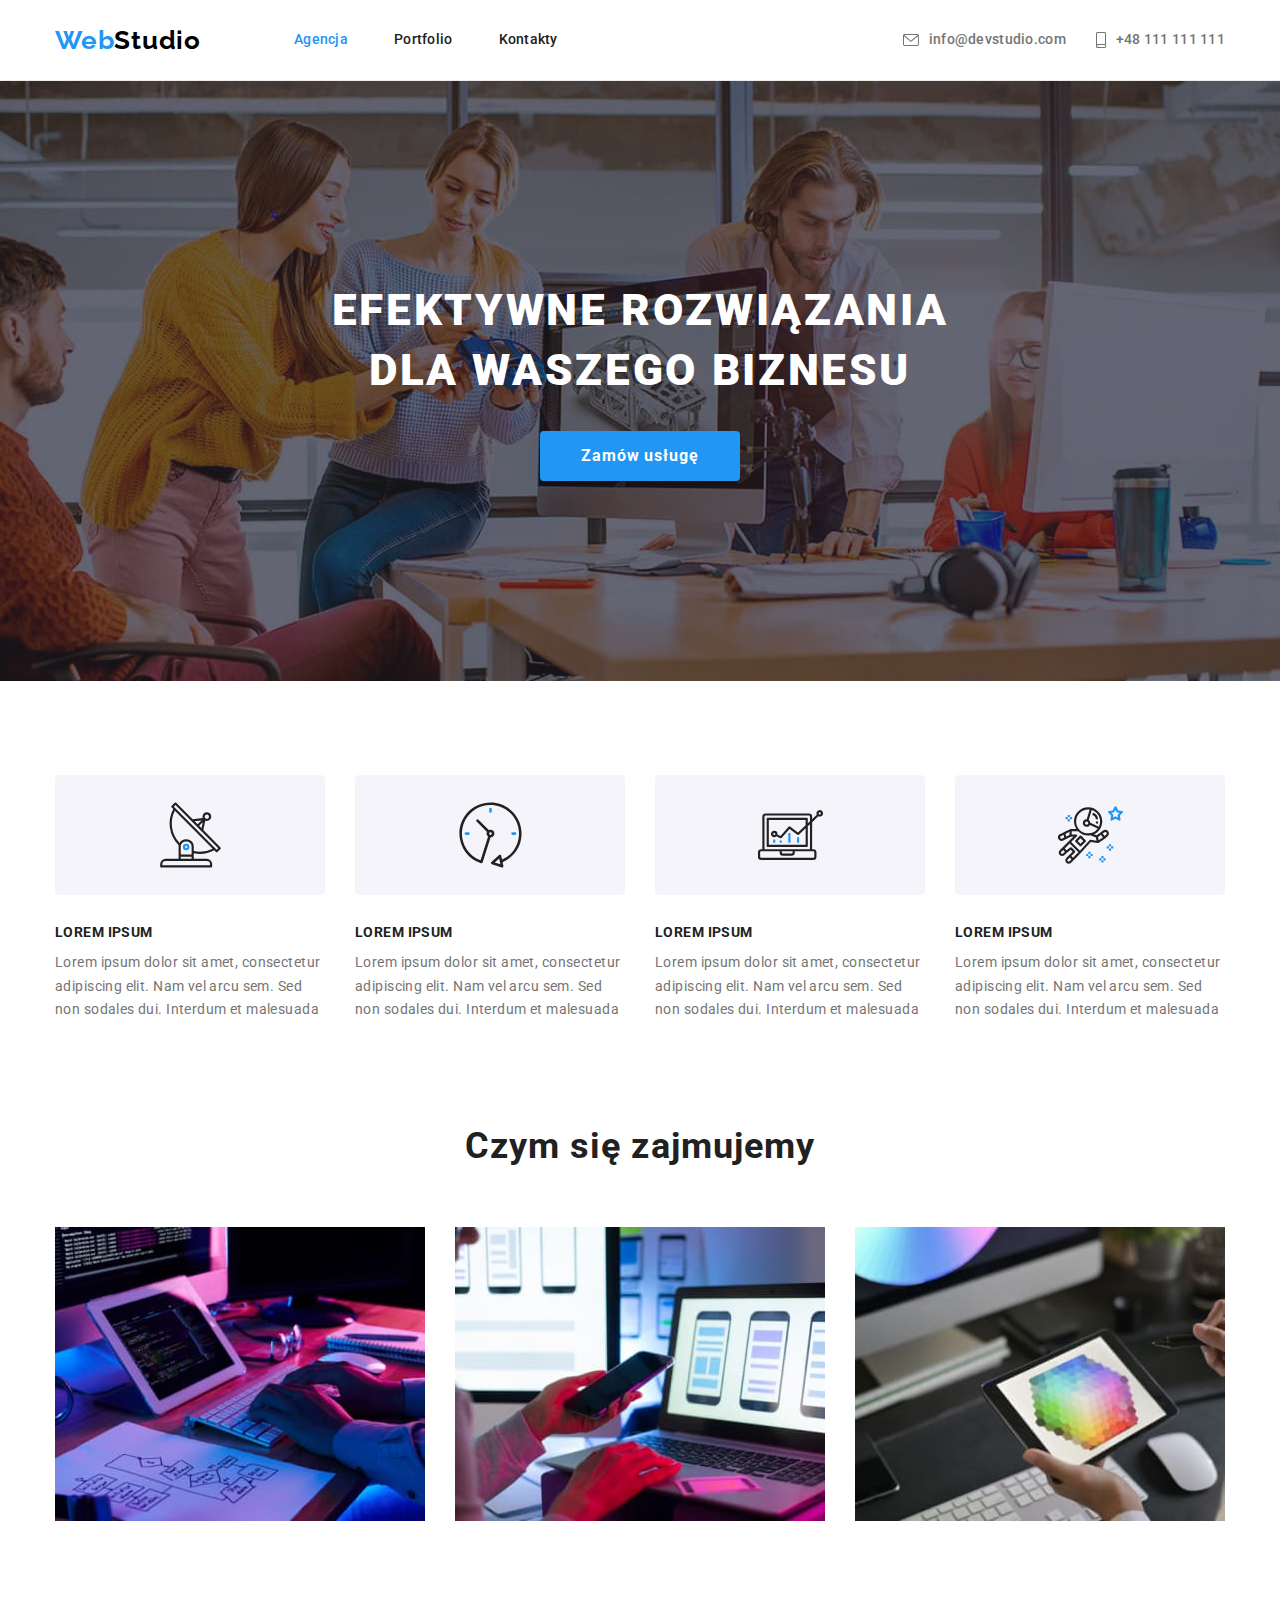
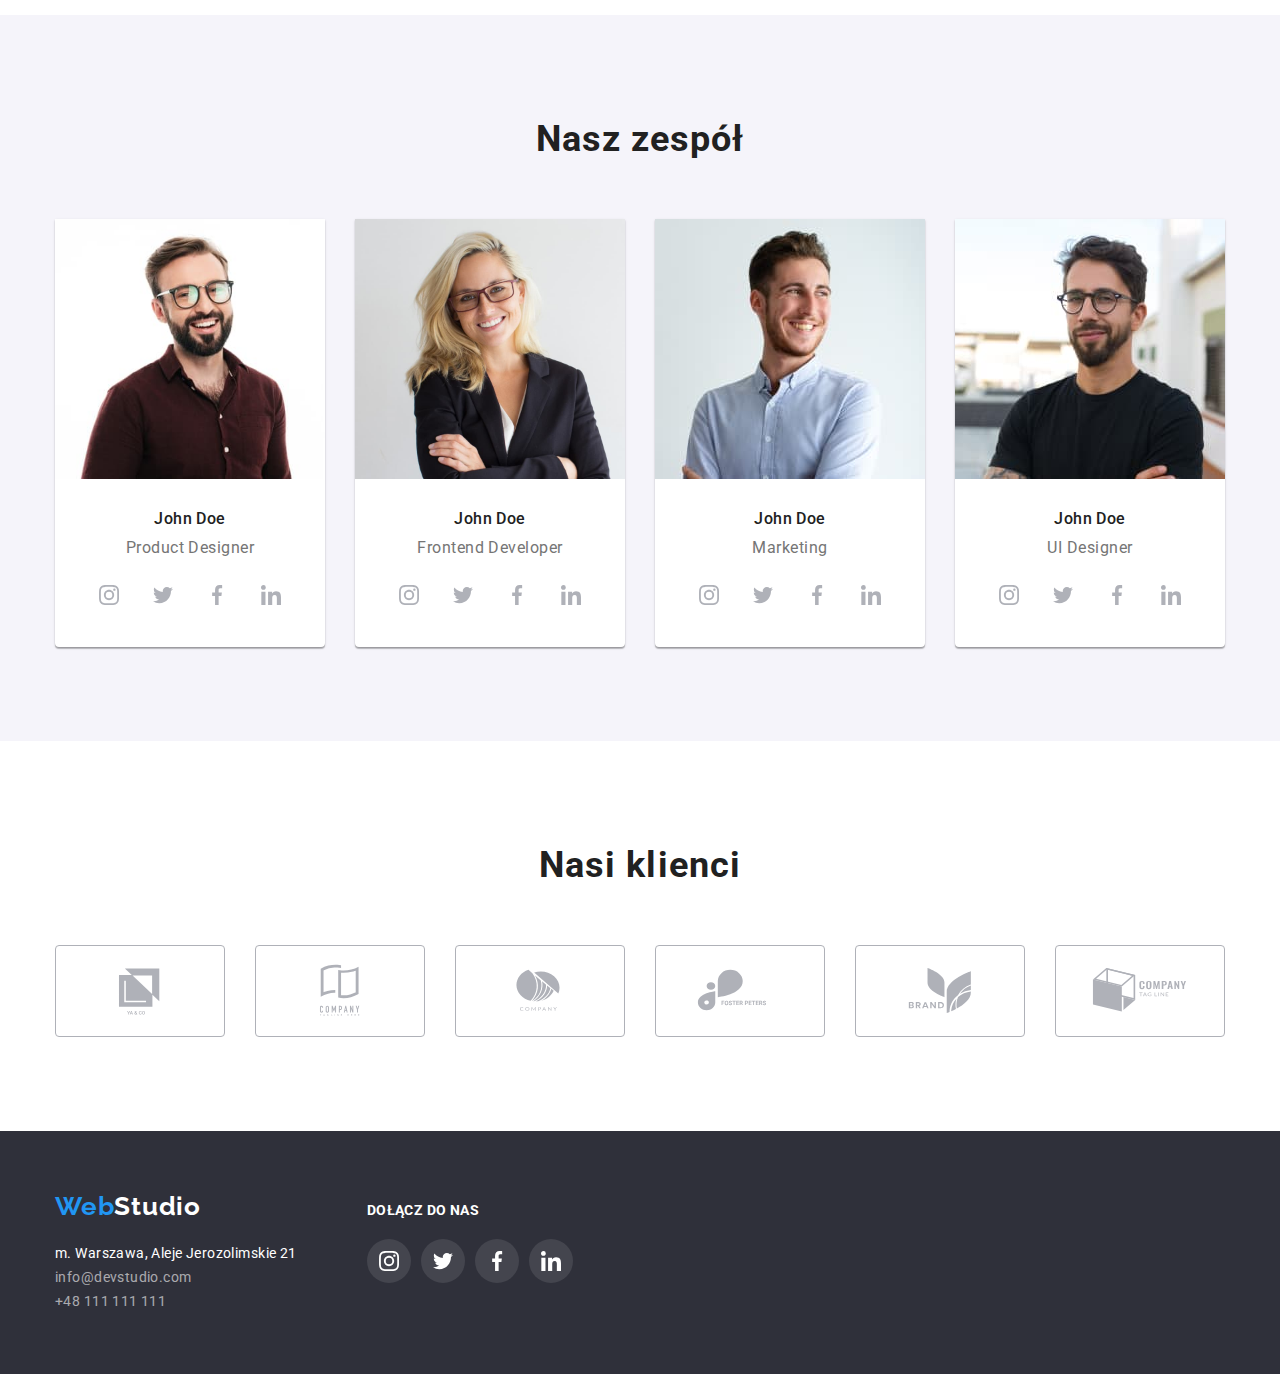
<file: index.html>
<!DOCTYPE html>
<html lang="pl-PL">
  <head>
    <meta charset="UTF-8" />
    <meta http-equiv="X-UA-Compatible" content="IE=edge" />
    <meta name="viewport" content="width=device-width, initial-scale=1.0" />
    <link
      rel="stylesheet"
      href="https://cdnjs.cloudflare.com/ajax/libs/modern-normalize/1.1.0/modern-normalize.css"
    />
    <link rel="stylesheet" href="./css/styles.css" />
    <link
      href="https://fonts.googleapis.com/css2?family=Raleway:wght@700&family=Roboto:wght@400;500;700;900&display=swap"
      rel="stylesheet"
    />
    <title>Studio</title>
  </head>
  <body>
    <header class="header">
      <div class="container">
        <a class="web-studio" href="./index.html"
          ><span class="blue-text">Web</span><span class="black-text">Studio</span>
        </a>
        <nav>
          <ul class="social-links">
            <li>
              <a class="link" href="./index.html"><span class="current-link">Agencja</span></a>
            </li>
            <li><a class="link" href="./portfolio.html">Portfolio</a></li>
            <li><a class="link" href="./contacts.html">Kontakty</a></li>
          </ul>
        </nav>
        <ul class="contact-list">
          <li>
            <a class="contact-link" href="mailto:info@devstudio.com"
              ><svg class="contact-icon" width="16" height="12">
                <use href="./images/icons.svg#icon-envelope"></use>
              </svg>
              info@devstudio.com
            </a>
          </li>
          <li>
            <a class="contact-link" href="tel:+48111111111"
              ><svg class="contact-icon" width="10" height="16">
                <use href="./images/icons.svg#icon-smartphone"></use>
              </svg>
              +48 111 111 111</a
            >
          </li>
        </ul>
      </div>
    </header>

    <main>
      <div class="top-heading">
        <h1 class="main-heading">efektywne rozwiązania<br />dla waszego biznesu</h1>
        <button class="main-button" type="button">Zamów usługę</button>
      </div>
      <section class="section">
        <div class="container">
          <div>
            <ul class="icon-top">
              <li class="icon-logo">
                <svg width="65" height="70">
                  <use href="./images/icons.svg#icon-antenna"></use>
                </svg>
              </li>
              <li class="icon-logo">
                <svg width="65" height="70"><use href="./images/icons.svg#icon-clock"></use></svg>
              </li>
              <li class="icon-logo">
                <svg width="65" height="70">
                  <use href="./images/icons.svg#icon-diagram"></use>
                </svg>
              </li>
              <li class="icon-logo">
                <svg width="65" height="70">
                  <use href="./images/icons.svg#icon-astronaut"></use>
                </svg>
              </li>
            </ul>
          </div>
          <ul class="first-paragraph-section">
            <li>
              <h5 class="paragraph-heading">LOREM IPSUM</h5>
              <p class="paragraph-text">
                Lorem ipsum dolor sit amet, consectetur adipiscing elit. Nam vel arcu sem. Sed non
                sodales dui. Interdum et malesuada
              </p>
            </li>
            <li>
              <h5 class="paragraph-heading">LOREM IPSUM</h5>
              <p class="paragraph-text">
                Lorem ipsum dolor sit amet, consectetur adipiscing elit. Nam vel arcu sem. Sed non
                sodales dui. Interdum et malesuada
              </p>
            </li>
            <li>
              <h5 class="paragraph-heading">LOREM IPSUM</h5>
              <p class="paragraph-text">
                Lorem ipsum dolor sit amet, consectetur adipiscing elit. Nam vel arcu sem. Sed non
                sodales dui. Interdum et malesuada
              </p>
            </li>
            <li>
              <h5 class="paragraph-heading">LOREM IPSUM</h5>
              <p class="paragraph-text">
                Lorem ipsum dolor sit amet, consectetur adipiscing elit. Nam vel arcu sem. Sed non
                sodales dui. Interdum et malesuada
              </p>
            </li>
          </ul>
        </div>
      </section>
      <section class="section no-padding-top">
        <div class="container">
          <h2 class="secondary-heading">Czym się zajmujemy</h2>
          <ul class="secondary-heading-list">
            <li><img src="./images/box1.jpg" alt="coding" width="370" height="294" /></li>
            <li>
              <img
                src="./images/box2.jpg"
                alt="checking the application"
                width="370"
                height="294"
              />
            </li>
            <li><img src="./images/box3.jpg" alt="designing" width="370" height="294" /></li>
          </ul>
        </div>
      </section>
      <section class="section grey-background">
        <div class="container">
          <h2 class="secondary-heading">Nasz zespół</h2>
          <ul class="third-heading-list">
            <li class="our-team-card">
              <img src="./images/teamcard1.jpg" alt="Product Designer" width="270" height="260" />
              <h4 class="worker-name">John Doe</h4>
              <p class="job-name">Product Designer</p>
              <ul class="icon-social-list">
                <li>
                  <a
                    class="icon-social-link"
                    href="https://www.instagram.com/"
                    target="_blank"
                    rel="nofollow noopener noreferrer"
                  >
                    <svg width="20" height="20">
                      <use href="./images/icons.svg#icon-instagram"></use>
                    </svg>
                  </a>
                </li>
                <li>
                  <a
                    class="icon-social-link"
                    href="https://twitter.com/"
                    target="_blank"
                    rel="nofollow noopener noreferrer"
                  >
                    <svg width="20" height="20">
                      <use href="./images/icons.svg#icon-twitter"></use>
                    </svg>
                  </a>
                </li>
                <li>
                  <a
                    class="icon-social-link"
                    href="https://www.facebook.com/"
                    target="_blank"
                    rel="nofollow noopener noreferrer"
                  >
                    <svg width="20" height="20">
                      <use href="./images/icons.svg#icon-facebook"></use>
                    </svg>
                  </a>
                </li>
                <li>
                  <a
                    class="icon-social-link"
                    href="https://www.linkedin.com/"
                    target="_blank"
                    rel="nofollow noopener noreferrer"
                  >
                    <svg width="20" height="20">
                      <use href="./images/icons.svg#icon-linkedin"></use>
                    </svg>
                  </a>
                </li>
              </ul>
            </li>
            <li class="our-team-card">
              <img src="./images/teamcard2.jpg" alt="Frontend Developer" width="270" height="260" />
              <h4 class="worker-name">John Doe</h4>
              <p class="job-name">Frontend Developer</p>
              <ul class="icon-social-list">
                <li>
                  <a
                    class="icon-social-link"
                    href="https://www.instagram.com/"
                    target="_blank"
                    rel="nofollow noopener noreferrer"
                  >
                    <svg width="20" height="20">
                      <use href="./images/icons.svg#icon-instagram"></use>
                    </svg>
                  </a>
                </li>
                <li>
                  <a
                    class="icon-social-link"
                    href="https://www.instagram.com/"
                    target="_blank"
                    rel="nofollow noopener noreferrer"
                  >
                    <svg width="20" height="20">
                      <use href="./images/icons.svg#icon-twitter"></use>
                    </svg>
                  </a>
                </li>
                <li>
                  <a
                    class="icon-social-link"
                    href="https://www.instagram.com/"
                    target="_blank"
                    rel="nofollow noopener noreferrer"
                  >
                    <svg width="20" height="20">
                      <use href="./images/icons.svg#icon-facebook"></use>
                    </svg>
                  </a>
                </li>
                <li>
                  <a
                    class="icon-social-link"
                    href="https://www.instagram.com/"
                    target="_blank"
                    rel="nofollow noopener noreferrer"
                  >
                    <svg width="20" height="20">
                      <use href="./images/icons.svg#icon-linkedin"></use>
                    </svg>
                  </a>
                </li>
              </ul>
            </li>
            <li class="our-team-card">
              <img src="./images/teamcard3.jpg" alt="Marketing" width="270" height="260" />
              <h4 class="worker-name">John Doe</h4>
              <p class="job-name">Marketing</p>
              <ul class="icon-social-list">
                <li>
                  <a
                    class="icon-social-link"
                    href="https://www.instagram.com/"
                    target="_blank"
                    rel="nofollow noopener noreferrer"
                  >
                    <svg width="20" height="20">
                      <use href="./images/icons.svg#icon-instagram"></use>
                    </svg>
                  </a>
                </li>
                <li>
                  <a
                    class="icon-social-link"
                    href="https://www.instagram.com/"
                    target="_blank"
                    rel="nofollow noopener noreferrer"
                  >
                    <svg width="20" height="20">
                      <use href="./images/icons.svg#icon-twitter"></use>
                    </svg>
                  </a>
                </li>
                <li>
                  <a
                    class="icon-social-link"
                    href="https://www.instagram.com/"
                    target="_blank"
                    rel="nofollow noopener noreferrer"
                  >
                    <svg width="20" height="20">
                      <use href="./images/icons.svg#icon-facebook"></use>
                    </svg>
                  </a>
                </li>
                <li>
                  <a
                    class="icon-social-link"
                    href="https://www.instagram.com/"
                    target="_blank"
                    rel="nofollow noopener noreferrer"
                  >
                    <svg width="20" height="20">
                      <use href="./images/icons.svg#icon-linkedin"></use>
                    </svg>
                  </a>
                </li>
              </ul>
            </li>
            <li class="our-team-card">
              <img src="./images/teamcard4.jpg" alt="UI Designer" width="270" height="260" />
              <h4 class="worker-name">John Doe</h4>
              <p class="job-name">UI Designer</p>
              <ul class="icon-social-list">
                <li>
                  <a
                    class="icon-social-link"
                    href="https://www.instagram.com/"
                    target="_blank"
                    rel="nofollow noopener noreferrer"
                  >
                    <svg width="20" height="20">
                      <use href="./images/icons.svg#icon-instagram"></use>
                    </svg>
                  </a>
                </li>
                <li>
                  <a
                    class="icon-social-link"
                    href="https://twitter.com/"
                    target="_blank"
                    rel="nofollow noopener noreferrer"
                  >
                    <svg width="20" height="20">
                      <use href="./images/icons.svg#icon-twitter"></use>
                    </svg>
                  </a>
                </li>
                <li>
                  <a
                    class="icon-social-link"
                    href="https://www.facebook.com/"
                    target="_blank"
                    rel="nofollow noopener noreferrer"
                  >
                    <svg width="20" height="20">
                      <use href="./images/icons.svg#icon-facebook"></use>
                    </svg>
                  </a>
                </li>
                <li>
                  <a
                    class="icon-social-link"
                    href="https://www.linkedin.com/"
                    target="_blank"
                    rel="nofollow noopener noreferrer"
                  >
                    <svg width="20" height="20">
                      <use href="./images/icons.svg#icon-linkedin"></use>
                    </svg>
                  </a>
                </li>
              </ul>
            </li>
          </ul>
        </div>
      </section>
      <section class="section">
        <div class="container">
          <h2 class="secondary-heading">Nasi klienci</h2>
          <ul class="clients-list">
            <li>
              <a
                class="icon-clients-link"
                href="index.html"
                target="_blank"
                rel="nofollow noopener noreferrer"
              >
                <svg width="106" height="60">
                  <use href="./images/icons.svg#icon-logo-1"></use>
                </svg>
              </a>
            </li>
            <li>
              <a
                class="icon-clients-link"
                href="index.html"
                target="_blank"
                rel="nofollow noopener noreferrer"
              >
                <svg width="106" height="60">
                  <use href="./images/icons.svg#icon-logo-2"></use>
                </svg>
              </a>
            </li>
            <li>
              <a
                class="icon-clients-link"
                href="index.html"
                target="_blank"
                rel="nofollow noopener noreferrer"
              >
                <svg width="106" height="60">
                  <use href="./images/icons.svg#icon-logo-3"></use>
                </svg>
              </a>
            </li>
            <li>
              <a
                class="icon-clients-link"
                href="index.html"
                target="_blank"
                rel="nofollow noopener noreferrer"
              >
                <svg width="106" height="60">
                  <use href="./images/icons.svg#icon-logo-4"></use>
                </svg>
              </a>
            </li>
            <li>
              <a
                class="icon-clients-link"
                href="index.html"
                target="_blank"
                rel="nofollow noopener noreferrer"
              >
                <svg width="106" height="60">
                  <use href="./images/icons.svg#icon-logo-5"></use>
                </svg>
              </a>
            </li>
            <li>
              <a
                class="icon-clients-link"
                href="index.html"
                target="_blank"
                rel="nofollow noopener noreferrer"
              >
                <svg width="106" height="60">
                  <use href="./images/icons.svg#icon-logo-6"></use>
                </svg>
              </a>
            </li>
          </ul>
        </div>
      </section>
    </main>

    <footer class="footer-background">
      <div class="container footer-flex">
        <div>
          <a class="web-studio" href="./index.html"
            ><span class="blue-text">Web</span><span class="white-text">Studio</span>
          </a>
          <address class="address-box">
            <span class="address-text">m. Warszawa, Aleje Jerozolimskie 21</span>
            <ul class="contact-list-footer">
              <li>
                <a class="contact-link-footer" href="mailto:info@devstudio.com"
                  >info@devstudio.com</a
                >
              </li>
              <li><a class="contact-link-footer" href="tel:+48111111111">+48 111 111 111</a></li>
            </ul>
          </address>
        </div>
        <div>
          <h4 class="footer-icon-heading">dołącz do nas</h4>
          <ul class="icon-social-list no-margin">
            <li>
              <a
                class="icon-social-link footer-icon"
                href="https://www.instagram.com/"
                target="_blank"
                rel="nofollow noopener noreferrer"
              >
                <svg width="20" height="20">
                  <use href="./images/icons.svg#icon-instagram"></use>
                </svg>
              </a>
            </li>
            <li>
              <a
                class="icon-social-link footer-icon"
                href="https://www.twitter.com/"
                target="_blank"
                rel="nofollow noopener noreferrer"
              >
                <svg width="20" height="20">
                  <use href="./images/icons.svg#icon-twitter"></use>
                </svg>
              </a>
            </li>
            <li>
              <a
                class="icon-social-link footer-icon"
                href="https://www.facebook.com/"
                target="_blank"
                rel="nofollow noopener noreferrer"
              >
                <svg width="20" height="20">
                  <use href="./images/icons.svg#icon-facebook"></use>
                </svg>
              </a>
            </li>
            <li>
              <a
                class="icon-social-link footer-icon"
                href="https://www.linkedin.com/"
                target="_blank"
                rel="nofollow noopener noreferrer"
              >
                <svg width="20" height="20">
                  <use href="./images/icons.svg#icon-linkedin"></use>
                </svg>
              </a>
            </li>
          </ul>
        </div>
      </div>
    </footer>
  </body>
</html>
</file>
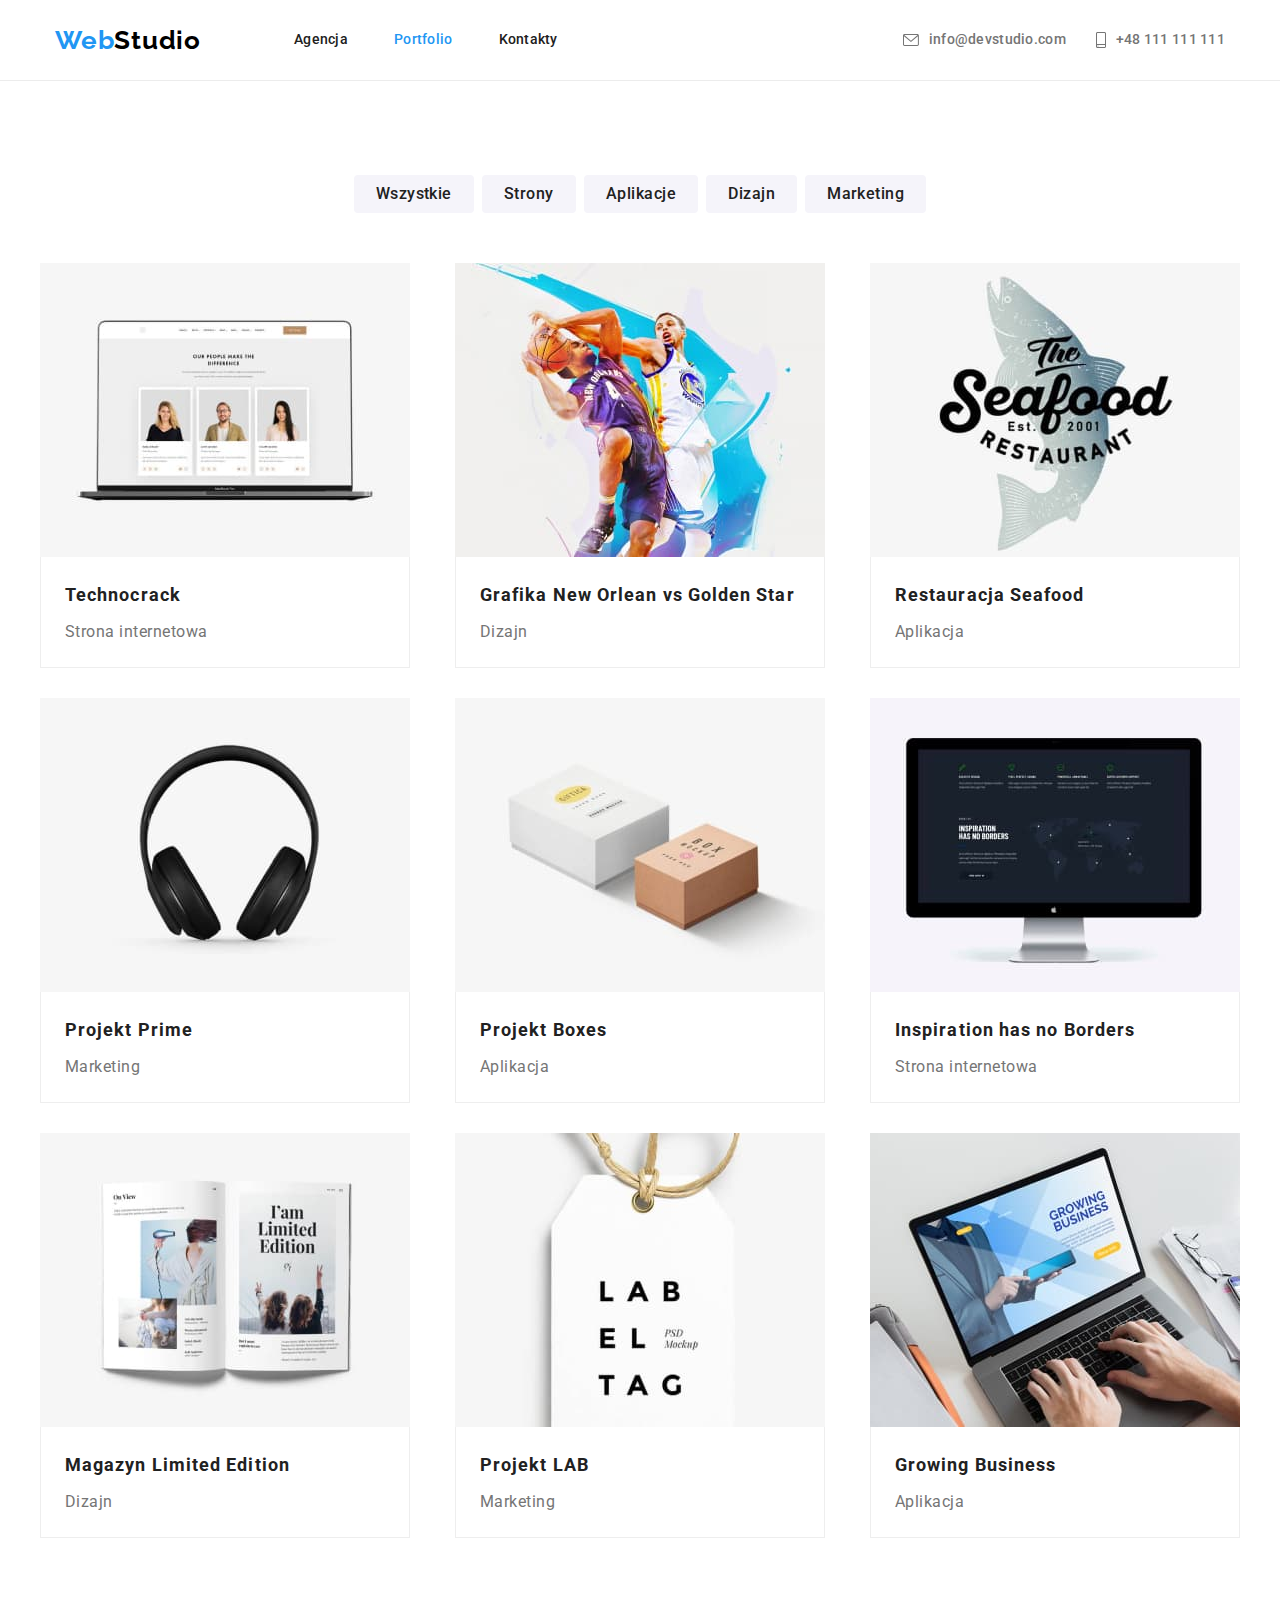
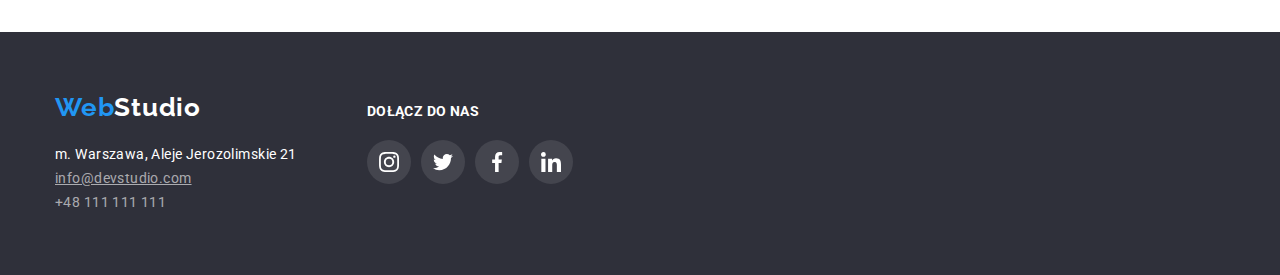
<file: portfolio.html>
<!DOCTYPE html>
<html lang="pl-PL">
  <head>
    <meta charset="UTF-8" />
    <meta http-equiv="X-UA-Compatible" content="IE=edge" />
    <meta name="viewport" content="width=device-width, initial-scale=1.0" />
    <link
      rel="stylesheet"
      href="https://cdnjs.cloudflare.com/ajax/libs/modern-normalize/1.1.0/modern-normalize.css"
    />
    <link rel="stylesheet" href="./css/styles.css" />
    <link
      href="https://fonts.googleapis.com/css2?family=Raleway:wght@700&family=Roboto:wght@400;500;700;900&display=swap"
      rel="stylesheet"
    />
    <title>Portfolio</title>
  </head>
  <body>
    <header class="header">
      <div class="container">
        <a class="web-studio" href="./index.html"
          ><span class="blue-text">Web</span><span class="black-text">Studio</span>
        </a>
        <nav>
          <ul class="social-links">
            <li><a class="link" href="./index.html">Agencja</a></li>
            <li>
              <a class="link" href="./portfolio.html"
                ><span class="current-link">Portfolio</span></a
              >
            </li>
            <li><a class="link" href="./contacts.html">Kontakty</a></li>
          </ul>
        </nav>
        <ul class="contact-list">
          <li>
            <a class="contact-link" href="mailto:info@devstudio.com"
              ><svg class="contact-icon" width="16" height="12">
                <use href="./images/icons.svg#icon-envelope"></use>
              </svg>
              info@devstudio.com
            </a>
          </li>
          <li>
            <a class="contact-link" href="tel:+48111111111"
              ><svg class="contact-icon" width="10" height="16">
                <use href="./images/icons.svg#icon-smartphone"></use>
              </svg>
              +48 111 111 111</a
            >
          </li>
        </ul>
      </div>
    </header>

    <main>
      <section class="section container">
        <div class="portfolio-buttons">
          <button class="portfolio-button" type="button">Wszystkie</button>
          <button class="portfolio-button" type="button">Strony</button>
          <button class="portfolio-button" type="button">Aplikacje</button>
          <button class="portfolio-button" type="button">Dizajn</button>
          <button class="portfolio-button" type="button">Marketing</button>
        </div>
        <ul class="products-box">
          <li class="product-card">
            <a href="portfolio.html" target="_blank" rel="nofollow noopener noreferrer">
              <img src="./images/technocrack.jpg" alt="technocrack" width="370" height="294" />
              <div class="cards-border">
                <h4 class="image-caption">Technocrack</h4>
                <p class="image-paragraph">Strona internetowa</p>
              </div>
            </a>
          </li>
          <li class="product-card">
            <a href="portfolio.html" target="_blank" rel="nofollow noopener noreferrer">
              <img src="./images/nba.jpg" alt="nba" width="370" height="294" />
              <div class="cards-border">
                <h4 class="image-caption">Grafika New Orlean vs Golden Star</h4>
                <p class="image-paragraph">Dizajn</p>
              </div>
            </a>
          </li>
          <li class="product-card">
            <a href="portfolio.html" target="_blank" rel="nofollow noopener noreferrer">
              <img src="./images/seafood.jpg" alt="seafood" width="370" height="294" />
              <div class="cards-border">
                <h4 class="image-caption">Restauracja Seafood</h4>
                <p class="image-paragraph">Aplikacja</p>
              </div>
            </a>
          </li>
          <li class="product-card">
            <a href="portfolio.html" target="_blank" rel="nofollow noopener noreferrer">
              <img src="./images/headphones.jpg" alt="headphones" width="370" height="294" />
              <div class="cards-border">
                <h4 class="image-caption">Projekt Prime</h4>
                <p class="image-paragraph">Marketing</p>
              </div>
            </a>
          </li>
          <li class="product-card">
            <a href="portfolio.html" target="_blank" rel="nofollow noopener noreferrer">
              <img src="./images/boxes.jpg" alt="boxes" width="370" height="294" />
              <div class="cards-border">
                <h4 class="image-caption">Projekt Boxes</h4>
                <p class="image-paragraph">Aplikacja</p>
              </div>
            </a>
          </li>
          <li class="product-card">
            <a href="portfolio.html" target="_blank" rel="nofollow noopener noreferrer">
              <img src="./images/monitor.jpg" alt="monitor" width="370" height="294" />
              <div class="cards-border">
                <h4 class="image-caption">Inspiration has no Borders</h4>
                <p class="image-paragraph">Strona internetowa</p>
              </div>
            </a>
          </li>
          <li class="product-card">
            <a href="portfolio.html" target="_blank" rel="nofollow noopener noreferrer">
              <img src="./images/magazine.jpg" alt="magazine" width="370" height="294" />
              <div class="cards-border">
                <h4 class="image-caption">Magazyn Limited Edition</h4>
                <p class="image-paragraph">Dizajn</p>
              </div>
            </a>
          </li>
          <li class="product-card">
            <a href="portfolio.html" target="_blank" rel="nofollow noopener noreferrer">
              <img src="./images/lab.jpg" alt="lab" width="370" height="294" />
              <div class="cards-border">
                <h4 class="image-caption">Projekt LAB</h4>
                <p class="image-paragraph">Marketing</p>
              </div>
            </a>
          </li>
          <li class="product-card">
            <a href="portfolio.html" target="_blank" rel="nofollow noopener noreferrer">
              <img src="./images/laptop.jpg" alt="laptop" width="370" height="294" />
              <div class="cards-border">
                <h4 class="image-caption">Growing Business</h4>
                <p class="image-paragraph">Aplikacja</p>
              </div>
            </a>
          </li>
        </ul>
      </section>
    </main>

    <footer class="footer-background">
      <div class="container footer-flex">
        <div>
          <a class="web-studio" href="./index.html"
            ><span class="blue-text">Web</span><span class="white-text">Studio</span>
          </a>
          <address class="address-box">
            <span class="address-text">m. Warszawa, Aleje Jerozolimskie 21</span>
            <ul class="contact-list-footer">
              <li>
                <a class="contact-link-footer underline" href="mailto:info@devstudio.com"
                  >info@devstudio.com</a
                >
              </li>
              <li><a class="contact-link-footer" href="tel:+48111111111">+48 111 111 111</a></li>
            </ul>
          </address>
        </div>
        <div>
          <h4 class="footer-icon-heading">dołącz do nas</h4>
          <ul class="icon-social-list no-margin">
            <li>
              <a
                class="icon-social-link footer-icon"
                href="https://www.instagram.com/"
                target="_blank"
                rel="nofollow noopener noreferrer"
              >
                <svg width="20" height="20">
                  <use href="./images/icons.svg#icon-instagram"></use>
                </svg>
              </a>
            </li>
            <li>
              <a
                class="icon-social-link footer-icon"
                href="https://www.twitter.com/"
                target="_blank"
                rel="nofollow noopener noreferrer"
              >
                <svg width="20" height="20">
                  <use href="./images/icons.svg#icon-twitter"></use>
                </svg>
              </a>
            </li>
            <li>
              <a
                class="icon-social-link footer-icon"
                href="https://www.facebook.com/"
                target="_blank"
                rel="nofollow noopener noreferrer"
              >
                <svg width="20" height="20">
                  <use href="./images/icons.svg#icon-facebook"></use>
                </svg>
              </a>
            </li>
            <li>
              <a
                class="icon-social-link footer-icon"
                href="https://www.linkedin.com/"
                target="_blank"
                rel="nofollow noopener noreferrer"
              >
                <svg width="20" height="20">
                  <use href="./images/icons.svg#icon-linkedin"></use>
                </svg>
              </a>
            </li>
          </ul>
        </div>
      </div>
    </footer>
  </body>
</html>
</file>
<file: css/styles.css>
:root {
  --backgroundColorMain: #e5e5e5;
  --backgroundColorSecondary: #2f303a;
  --fontColorMain: #000000;
  --fontColorSecondary: #757575;
  --selectionColor: #2196f3;
  --socialsColor: #212121;
  --colorWhite: #ffffff;
  --colorContactLinks: #999999;
  --portfolioButton: #f5f4fa;
  --backgroundBorderBottom: #ececec;
  --backgroundProductCard: #eeeeee;
  --socialIcon: #afb1b8;
}
body {
  background-color: var(--colorWhite);
  font-family: 'Roboto', sans-serif;
  color: var(--socialsColor);
  margin: 0;
  padding: 0;
}
img {
  display: block;
}
ul,
p,
h1,
h2,
h3,
h4 {
  padding: 0;
  margin: 0;
}

.wrapper {
  background-color: var(--colorWhite);
  width: 1600px;
  margin: 0 auto;
}
.container {
  width: 1200px;
  margin: 0 auto;
  padding-left: 15px;
  padding-right: 15px;
}

.header {
  border-bottom: 1px solid var(--backgroundBorderBottom);
}
.header .container {
  display: flex;
  flex-direction: row;
  align-items: center;
}

.web-studio {
  display: block;
  font-family: 'Raleway';
  font-size: 26px;
  font-weight: 700;
  line-height: 1.19;
  letter-spacing: 0.03em;
  text-decoration: none;
}
.blue-text {
  color: var(--selectionColor);
}
.white-text {
  color: var(--colorWhite);
}
.black-text {
  color: var(--fontColorMain);
}

.social-links {
  display: flex;
  gap: 46px;
  margin-left: 93px;
  list-style: none;
}
.social-links .link:hover,
.social-links .link:focus {
  color: var(--selectionColor);
}
.current-link {
  color: var(--selectionColor);
}
.social-links .link {
  display: block;
  font-family: 'Roboto';
  font-size: 14px;
  font-weight: 500;
  line-height: 1.14;
  letter-spacing: 0.02em;
  text-decoration: none;
  color: var(--socialsColor);
  margin: 32px 0;
}

.contact-list {
  display: flex;
  gap: 30px;
  margin-left: auto;
  list-style: none;
}
.contact-list .contact-link:hover,
.contact-list .contact-link:focus {
  color: var(--selectionColor);
  fill: var(--selectionColor);
}
.contact-list .contact-link {
  display: flex;
  align-items: center;
  font-family: 'Roboto';
  font-size: 14px;
  font-weight: 500;
  line-height: 1.14;
  letter-spacing: 0.02em;
  text-decoration: none;
  color: var(--fontColorSecondary);
  fill: var(--fontColorSecondary);
  margin: 32px 0;
}
.contact-icon {
  margin-right: 10px;
}

.top-heading {
  padding: 200px 0;
  display: flex;
  flex-direction: column;
  justify-content: center;
  align-items: center;
  margin: 0 auto;
  gap: 30px;
  max-width: 1600px;
  color: var(--colorWhite);
  background-color: var(--backgroundColorSecondary);
  background-image: linear-gradient(to right, rgba(47, 48, 58, 0.4), rgba(47, 48, 58, 0.4)),
    url(../images/headerphoto.jpg);
  background-repeat: no-repeat;
  background-position: center;
}

.main-heading {
  margin: 0;
  font-family: 'Roboto';
  font-size: 44px;
  font-weight: 900;
  line-height: 1.36;
  text-align: center;
  letter-spacing: 0.06em;
  text-transform: uppercase;
}
.main-button {
  cursor: pointer;
  font-family: 'Roboto';
  width: 200px;
  height: 50px;
  font-weight: 700;
  font-size: 16px;
  line-height: 1.88;
  letter-spacing: 0.06em;
  box-shadow: 0px 4px 4px rgba(0, 0, 0, 0.15);
  border-radius: 4px;
  border-style: none;
  background-color: var(--selectionColor);
  color: var(--colorWhite);
  text-align: center;
}
.main-button:hover,
.main-button:focus {
  background-color: var(--portfolioButton);
  color: var(--fontColorMain);
}

.section {
  padding: 94px 0;
}

.icon-top {
  list-style: none;
  display: flex;
  gap: 30px;
  margin-bottom: 30px;
}
.icon-logo {
  display: flex;
  width: 270px;
  height: 120px;
  justify-content: center;
  align-items: center;
  background-color: var(--portfolioButton);
  border-radius: 4px;
}
.first-paragraph-section {
  list-style: none;
  display: flex;
  flex-direction: row;
  gap: 30px;
}
.paragraph-heading {
  display: block;
  font-family: 'Roboto';
  font-weight: 700;
  font-size: 14px;
  line-height: 1.14;
  letter-spacing: 0.03em;
  text-transform: uppercase;
  color: var(--socialsColor);
  margin: 0 0 10px 0;
}
.paragraph-text {
  display: block;
  font-family: 'Roboto';
  font-weight: 400;
  font-size: 14px;
  line-height: 1.71;
  letter-spacing: 0.03em;
  color: var(--fontColorSecondary);
  margin: 0;
}

.secondary-heading {
  font-family: 'Roboto';
  font-weight: 700;
  font-size: 36px;
  line-height: 1.67;
  text-align: center;
  letter-spacing: 0.03em;
  color: var(--socialsColor);
  margin: 0 0 50px 0;
}

.no-padding-top {
  padding-top: 0;
}

.grey-background {
  background-color: var(--portfolioButton);
}
.secondary-heading-list {
  display: flex;
  list-style: none;
  gap: 30px;
  justify-content: center;
}
.third-heading-list {
  list-style: none;
  display: flex;
  justify-content: center;
  gap: 30px;
}
.our-team-card {
  background-color: var(--colorWhite);
  box-shadow: 0px 1px 3px rgba(0, 0, 0, 0.12), 0px 1px 1px rgba(0, 0, 0, 0.14),
    0px 2px 1px rgba(0, 0, 0, 0.2);
  border-radius: 0px 0px 4px 4px;
  text-align: center;
}

.worker-name {
  font-family: 'Roboto';
  font-weight: 500;
  font-size: 16px;
  line-height: 1.19;
  letter-spacing: 0.03em;
  color: var(--socialsColor);
  margin: 30px 0 10px 0;
}
.job-name {
  font-family: 'Roboto';
  font-weight: 400;
  font-size: 16px;
  line-height: 1.19;
  letter-spacing: 0.03em;
  color: var(--fontColorSecondary);
  margin: 0 0 16px 0;
}
.icon-social-list {
  list-style: none;
  display: flex;
  gap: 10px;
  justify-content: center;
  margin-bottom: 30px;
}
.icon-social-link {
  display: flex;
  justify-content: center;
  align-items: center;
  width: 44px;
  height: 44px;
  fill: var(--socialIcon);
}
.icon-social-link:hover,
.icon-social-link:focus {
  background-color: var(--selectionColor);
  fill: var(--colorWhite);
  border-radius: 50%;
}
.clients-list {
  list-style: none;
  display: flex;
  gap: 30px;
  justify-content: center;
}
.icon-clients-link {
  display: flex;
  border: 1px solid var(--socialIcon);
  border-radius: 4px;
  width: 170px;
  height: 92px;
  justify-content: center;
  align-items: center;
  fill: var(--socialIcon);
}
.icon-clients-link:hover,
.icon-clients-link:focus {
  fill: var(--selectionColor);
  border-color: var(--selectionColor);
}

.footer-background {
  background-color: var(--backgroundColorSecondary);
  padding: 60px 0;
}
.footer-flex {
  display: flex;
  gap: 70px;
}

.address-box {
  margin: 20px 0 0 0;
}
.address-text {
  font-family: 'Roboto';
  font-weight: 400;
  font-size: 14px;
  line-height: 1.71;
  letter-spacing: 0.03em;
  color: var(--colorWhite);
  font-style: normal;
}
.contact-list-footer {
  list-style: none;
}
.contact-link-footer {
  font-family: 'Roboto';
  font-weight: 400;
  font-size: 14px;
  line-height: 1.71;
  letter-spacing: 0.03em;
  color: rgba(255, 255, 255, 0.6);
  text-decoration: none;
  font-style: normal;
}
.contact-link-footer:hover,
.contact-link-footer:focus {
  color: var(--selectionColor);
}
.underline {
  text-decoration: underline;
}
.footer-icon-heading {
  margin: 12px 0 20px 0;
  text-transform: uppercase;
  font-family: 'Roboto';
  font-weight: 700;
  font-size: 14px;
  line-height: 1.14;
  color: var(--colorWhite);
  letter-spacing: 0.03em;
}
.no-margin {
  margin: 0;
}
.footer-icon {
  background: rgba(255, 255, 255, 0.1);
  border-radius: 50%;
  fill: var(--colorWhite);
}

.portfolio-button {
  background-color: var(--portfolioButton);
  border-radius: 4px;
  border-style: none;
  color: var(--socialsColor);
  font-family: 'Roboto';
  font-weight: 500;
  font-size: 16px;
  line-height: 1.63;
  text-align: center;
  letter-spacing: 0.03em;
  cursor: pointer;
  padding: 6px 22px;
}
.portfolio-button:hover,
.portfolio-button:focus {
  box-shadow: 0px 3px 1px rgba(0, 0, 0, 0.1), 0px 1px 2px rgba(0, 0, 0, 0.08),
    0px 2px 2px rgba(0, 0, 0, 0.12);
  background-color: var(--selectionColor);
  color: var(--colorWhite);
}
.image-caption {
  font-family: 'Roboto';
  font-weight: 700;
  font-size: 18px;
  line-height: 2;
  letter-spacing: 0.06em;
  color: var(--socialsColor);
  margin-bottom: 4px;
}
.image-paragraph {
  font-family: 'Roboto';
  font-weight: 400;
  font-size: 16px;
  line-height: 1.88;
  letter-spacing: 0.03em;
  color: var(--fontColorSecondary);
}
.portfolio-buttons {
  display: flex;
  justify-content: center;
  gap: 8px;
  margin-bottom: 50px;
}
.products-box {
  list-style: none;
  display: flex;
  gap: 30px;
  flex-wrap: wrap;
  justify-content: space-between;
}
.product-card {
  background: var(--colorWhite);
}
.product-card:hover,
.product-card:focus {
  box-shadow: 0px 1px 1px rgba(0, 0, 0, 0.12), 0px 4px 4px rgba(0, 0, 0, 0.06),
    1px 4px 6px rgba(0, 0, 0, 0.16);
}
.product-card a {
  text-decoration: none;
}
.cards-border {
  padding: 20px 24px;
  border-left: 1px solid var(--backgroundProductCard);
  border-right: 1px solid var(--backgroundProductCard);
  border-bottom: 1px solid var(--backgroundProductCard);
}
</file>
